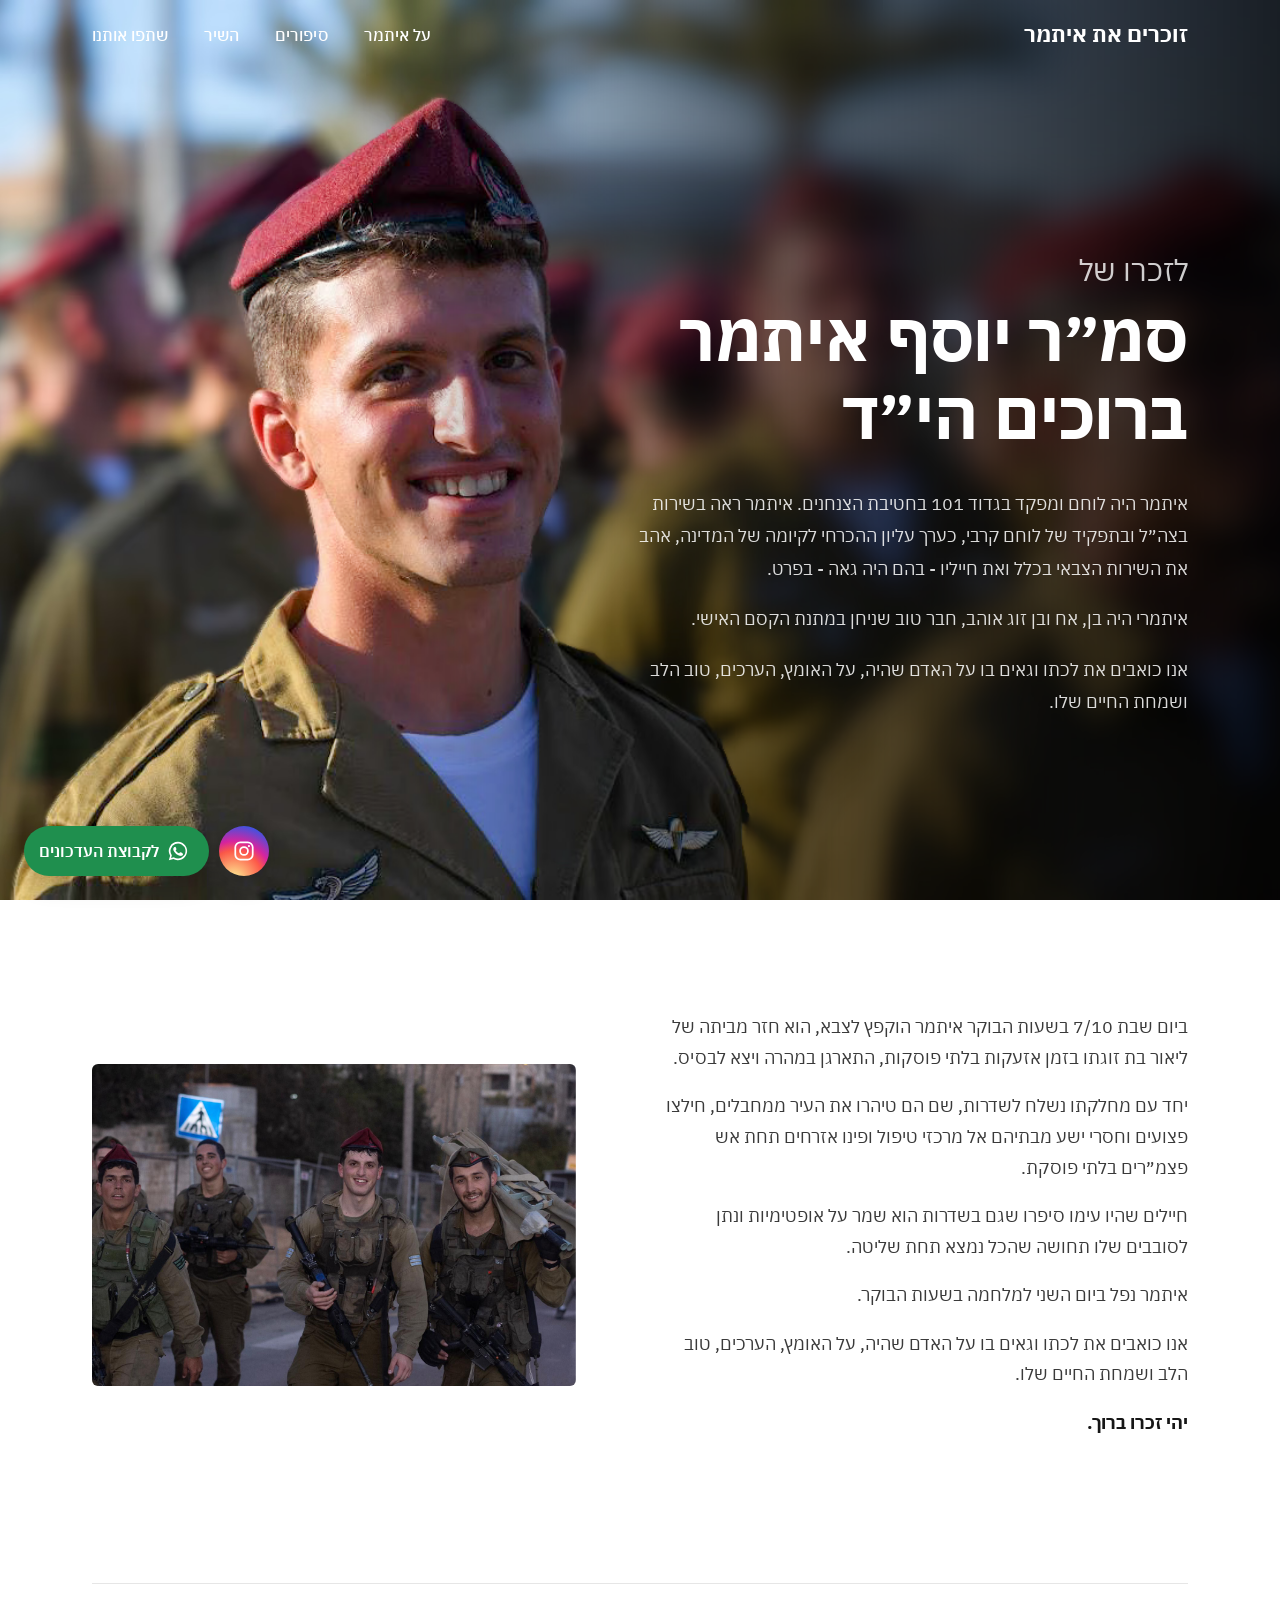
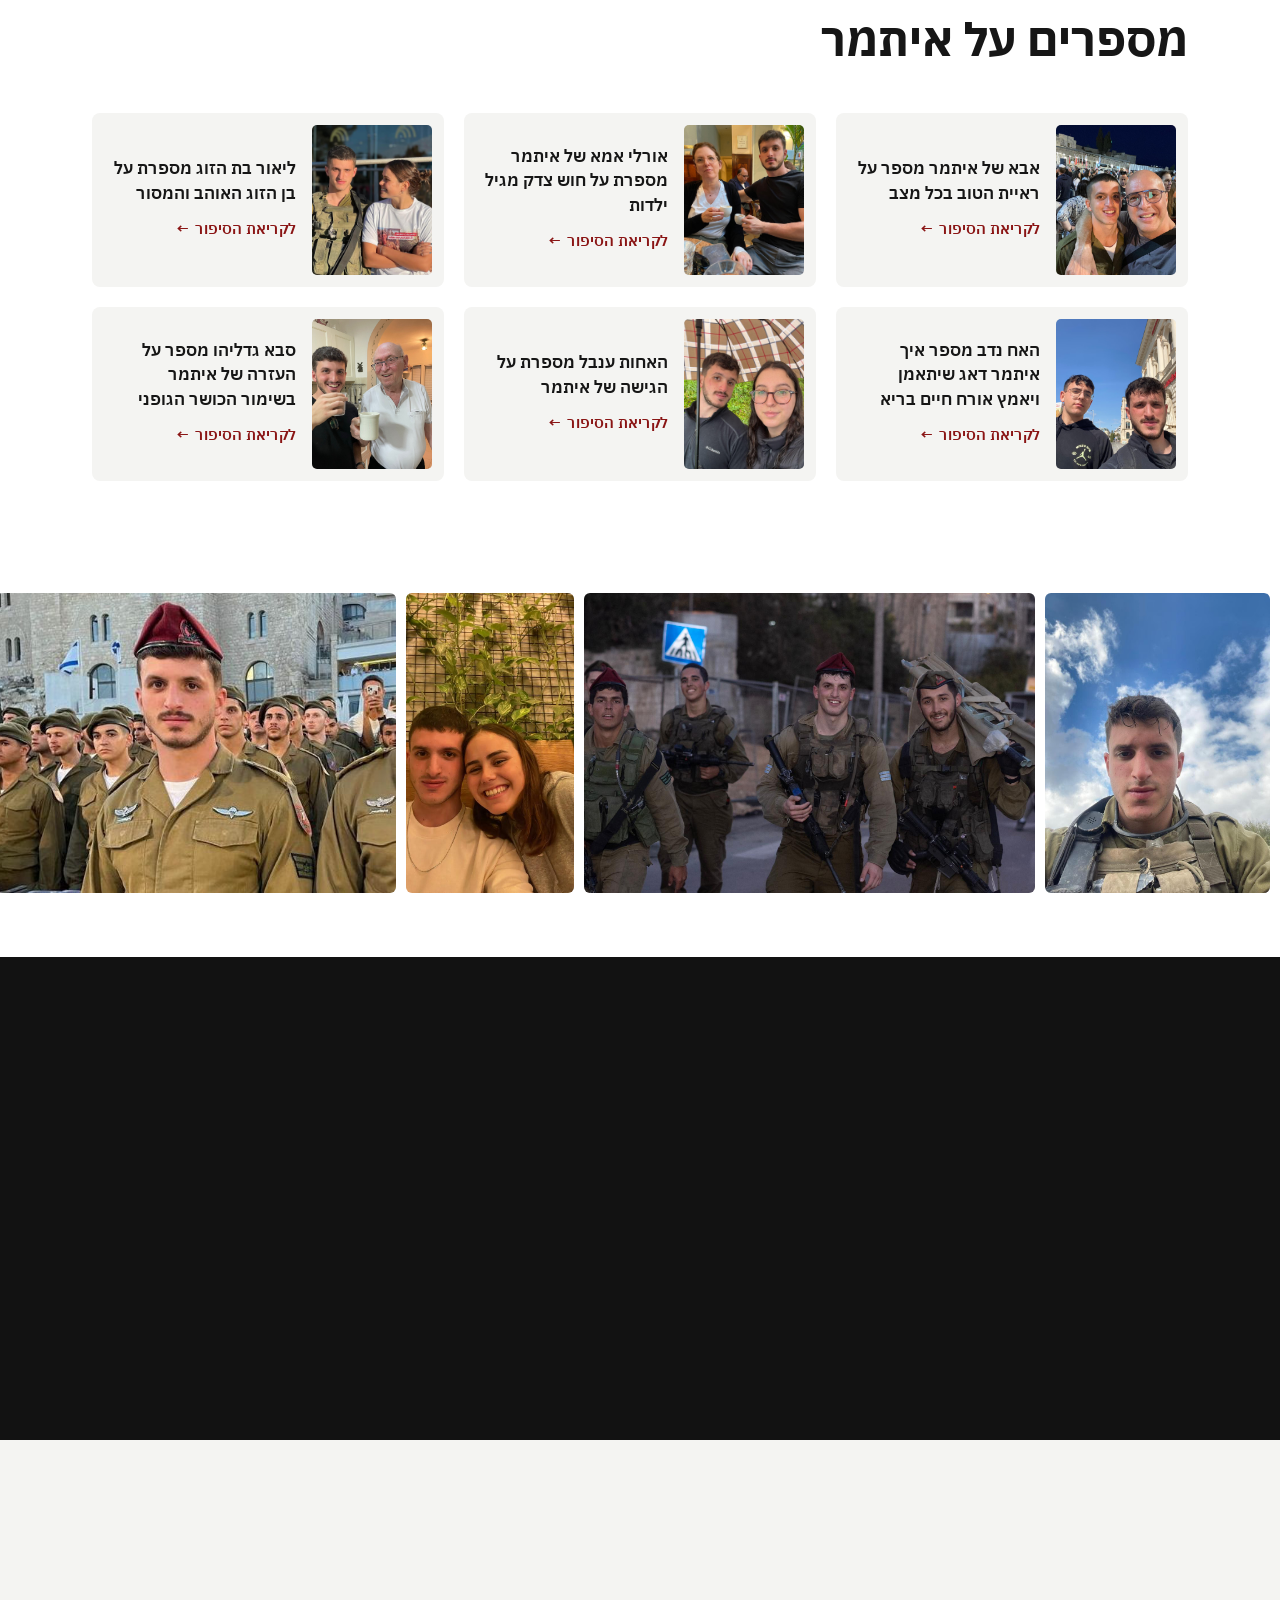
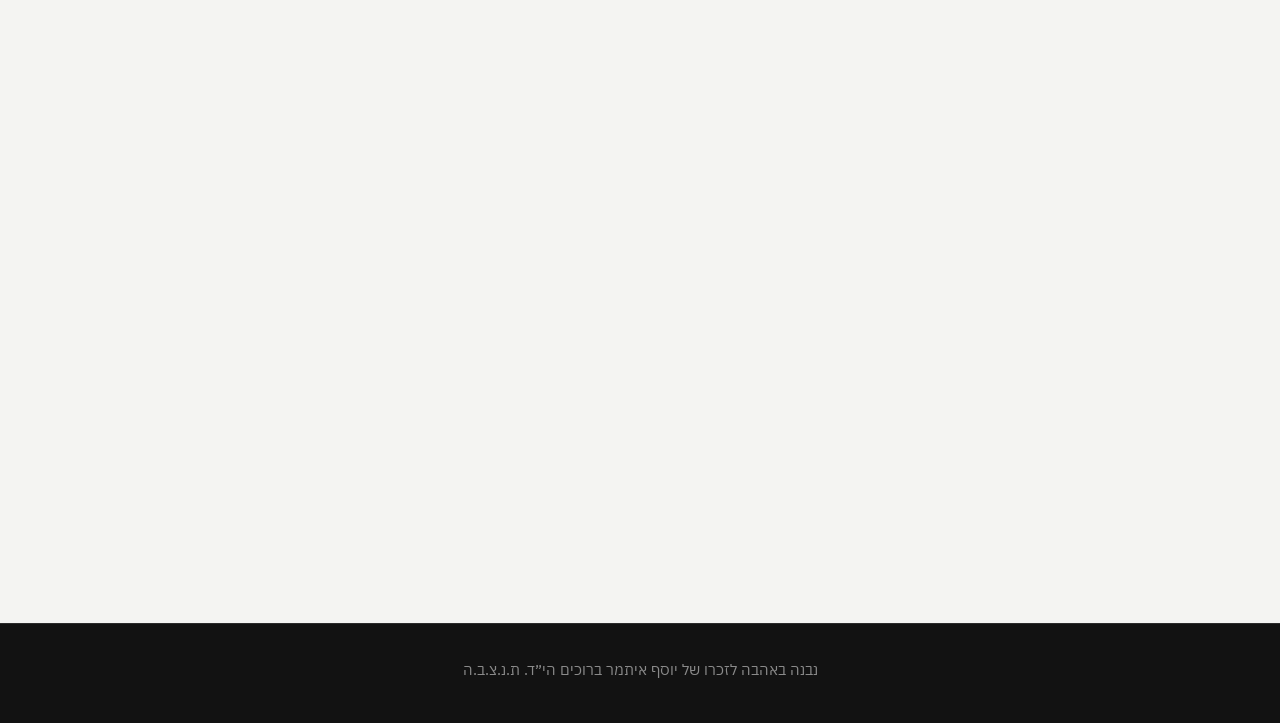
<file: index.html>
<!DOCTYPE html>
<html lang="he" dir="rtl">
<head>
    <meta charset="UTF-8">
    <meta name="viewport" content="width=device-width, initial-scale=1.0, viewport-fit=cover">
    <title>יוסף איתמר ברוכים הי״ד | Remember Itamar</title>
    <meta name="description" content="לזכרו של סמ״ר יוסף איתמר ברוכים הי״ד, לוחם ומפקד בגדוד 101 בחטיבת הצנחנים.">
    <meta name="theme-color" content="#121212">
    <link rel="preconnect" href="https://fonts.googleapis.com">
    <link rel="preconnect" href="https://fonts.gstatic.com" crossorigin>
    <link href="https://fonts.googleapis.com/css2?family=IBM+Plex+Sans+Hebrew:wght@300;400;500;600;700&display=swap" rel="stylesheet">
    <link rel="stylesheet" href="styles.css">
    <script>document.documentElement.className = 'js'; setTimeout(function () { if (!window.siteReady) document.documentElement.classList.remove('js'); }, 2500);</script>
</head>
<body>

    <nav class="nav" id="nav">
        <div class="container nav-inner">
            <a href="#home" class="brand">זוכרים את איתמר</a>
            <button class="menu-btn" id="menu-btn" aria-label="תפריט" aria-expanded="false"><span></span><span></span></button>
            <div class="nav-links" id="nav-links">
                <a href="#about">על איתמר</a>
                <a href="#stories">סיפורים</a>
                <a href="#song">השיר</a>
                <a href="#contact">שתפו אותנו</a>
            </div>
        </div>
    </nav>

    <header id="home" class="hero">
        <div class="hero-media">
            <img src="images/hero.avif" alt="איתמר ברוכים" class="hero-img">
        </div>
        <div class="container hero-content">
            <h1>
                <span class="line"><span class="eyebrow">לזכרו של</span></span>
                <span class="line"><span>סמ״ר יוסף איתמר</span></span>
                <span class="line"><span>ברוכים הי״ד</span></span>
            </h1>
            <div class="hero-text">
                <p>איתמר היה לוחם ומפקד בגדוד 101 בחטיבת הצנחנים. איתמר ראה בשירות בצה״ל ובתפקיד של לוחם קרבי, כערך עליון ההכרחי לקיומה של המדינה, אהב את השירות הצבאי בכלל ואת חייליו - בהם היה גאה - בפרט.</p>
                <p>איתמרי היה בן, אח ובן זוג אוהב, חבר טוב שניחן במתנת הקסם האישי.</p>
                <p>אנו כואבים את לכתו וגאים בו על האדם שהיה, על האומץ, הערכים, טוב הלב ושמחת החיים שלו.</p>
            </div>
        </div>
    </header>

    <section id="about" class="section about">
        <div class="container about-grid">
            <figure class="reveal-img">
                <img src="images/soldiers.avif" alt="איתמר עם חברים לנשק" loading="lazy">
            </figure>
            <div class="about-text reveal">
                <p>ביום שבת 7/10 בשעות הבוקר איתמר הוקפץ לצבא, הוא חזר מביתה של ליאור בת זוגתו בזמן אזעקות בלתי פוסקות, התארגן במהרה ויצא לבסיס.</p>
                <p>יחד עם מחלקתו נשלח לשדרות, שם הם טיהרו את העיר ממחבלים, חילצו פצועים וחסרי ישע מבתיהם אל מרכזי טיפול ופינו אזרחים תחת אש פצמ״רים בלתי פוסקת.</p>
                <p>חיילים שהיו עימו סיפרו שגם בשדרות הוא שמר על אופטימיות ונתן לסובבים שלו תחושה שהכל נמצא תחת שליטה.</p>
                <p>איתמר נפל ביום השני למלחמה בשעות הבוקר.</p>
                <p>אנו כואבים את לכתו וגאים בו על האדם שהיה, על האומץ, הערכים, טוב הלב ושמחת החיים שלו.</p>
                <p><strong>יהי זכרו ברוך.</strong></p>
            </div>
        </div>
    </section>

    <section id="stories" class="section stories">
        <div class="container">
            <h2 class="section-title reveal">מספרים על איתמר</h2>
            <div id="stories-groups"></div>
        </div>
    </section>

    <div class="gallery">
        <div class="marquee">
            <img src="images/carousel-ceremony.avif" alt="טקס">
            <img src="images/carousel-couple.jpg" alt="זוגיות">
            <img src="images/soldiers.avif" alt="עם הצוות">
            <img src="images/carousel-vest.avif" alt="בשטח">
            <img src="images/story-girlfriend-lior.avif" alt="ליאור">
            <img src="images/story-dad-meir.avif" alt="אבא">
            <img src="images/hero.avif" alt="איתמר">
            <img src="images/story-mom-orly.jpg" alt="אמא">
            <img src="images/story-brother-nadav.avif" alt="נדב">
            <img src="images/story-sister-inbal.jpg" alt="ענבל">
            <img src="images/story-granpda-gdalyahu.avif" alt="סבא">

            <img src="images/carousel-ceremony.avif" alt="">
            <img src="images/carousel-couple.jpg" alt="">
            <img src="images/soldiers.avif" alt="">
            <img src="images/carousel-vest.avif" alt="">
            <img src="images/story-girlfriend-lior.avif" alt="">
            <img src="images/story-dad-meir.avif" alt="">
            <img src="images/hero.avif" alt="">
            <img src="images/story-mom-orly.jpg" alt="">
            <img src="images/story-brother-nadav.avif" alt="">
            <img src="images/story-sister-inbal.jpg" alt="">
            <img src="images/story-granpda-gdalyahu.avif" alt="">
        </div>
    </div>

    <section id="song" class="section song">
        <div class="container">
            <div class="song-grid reveal">
                <div class="song-player">
                    <div class="player" id="player">
                        <audio id="audio" src="music/song.mp3" preload="metadata"></audio>
                        <button class="play-btn" id="play-btn" aria-label="נגן את השיר">
                            <svg class="icon-play" viewBox="0 0 24 24"><path d="M8 5v14l11-7z" fill="currentColor"/></svg>
                            <svg class="icon-pause" viewBox="0 0 24 24"><path d="M7 5h3.5v14H7zM13.5 5H17v14h-3.5z" fill="currentColor"/></svg>
                        </button>
                        <div class="player-info">
                            <div class="player-label">כוכב - אביתר בנאי</div>
                            <div class="progress" id="progress"><span id="progress-fill"></span></div>
                            <div class="player-time"><span id="time-current">0:00</span><span id="time-total"></span></div>
                        </div>
                    </div>
                </div>
                <div class="song-story">
                    <p>בוקר אחרי שאיתמר נהרג הסתכלנו בפלייליסט שלו, לא היו בו הרבה שירים, והאצבע לחצה על שיר שלא הכרתי בשם ״כוכב״ בביצוע של אביתר בנאי. ליאור בת הזוג שלו סיפרה שהוא שמע אותו הרבה בתקופה האחרונה וכששמענו את המילים עברה בנו צמרמורת.</p>
                    <p>איתמר רצה להתגייס לקרבי מאז ומתמיד, הצבא עיצב אותו מאוד, במיוחד בתקופה הזו ראינו איך הוא חי כל יום ״כמו טבעת יהלום״, בשמחה, בחדווה, במשמעות גדולה. היה גאה להיות לוחם ומפקד, אהב את החיים, ניצל אותם בצורה הטובה ביותר, היה מאושר, היה בזוגיות מדהימה עם ליאור, מוקף חברים טובים, משפחה אוהבת. עכשיו עבורנו הוא הכוכב היחיד בשמיים, זורם בעורקים, מנצנץ למרחקים וזוהר לעולמים.</p>
                    <div class="song-toggles">
                        <button class="toggle-btn" aria-expanded="false" aria-controls="song-lyrics" data-open="הסתרת המילים" data-closed="למילות השיר">למילות השיר</button>
                    </div>
                    <div class="collapsible" id="song-lyrics">
                        <div>
                            <div class="lyrics">"תן את ימיך
כמו טבעת יהלום
לא עוד עלה רועד
נצנץ למרחקים

אתה הכוכב היחיד בשמיים
ולא כמו שהיה בעבר
היום אתה זוהר
זורם בעורקים
נצנץ למרחקים
בוהק לעולמים"</div>
                            <p class="lyrics-credit">מילים: אסף אמדורסקי</p>
                        </div>
                    </div>
                </div>
            </div>
        </div>
    </section>

    <section id="contact" class="section form-section">
        <div class="container form-wrap">
            <div class="form-head reveal">
                <h2>יש לכם סיפורים על איתמר?</h2>
                <p>נשמח שתשתפו אותנו</p>
            </div>
            <form class="reveal" action="https://formspree.io/f/xzdeavro" method="POST">
                <div class="form-row">
                    <div class="field">
                        <label for="name">שם מלא</label>
                        <input id="name" type="text" name="name" placeholder="שם מלא" autocomplete="name" required>
                    </div>
                    <div class="field">
                        <label for="email">אימייל</label>
                        <input id="email" type="email" name="contact" placeholder="אימייל" autocomplete="email" required>
                    </div>
                </div>
                <div class="field">
                    <label for="message">תוכן ההודעה</label>
                    <textarea id="message" rows="6" name="message" placeholder="תוכן ההודעה" required></textarea>
                </div>
                <button type="submit" class="btn">שליחה</button>
            </form>
        </div>
    </section>

    <div class="floating-links" id="floating-links">
        <a class="float-btn float-instagram" href="https://www.instagram.com/rememberitamar/" target="_blank" rel="noopener" aria-label="עמוד האינסטגרם לזכרו של איתמר">
            <svg viewBox="0 0 24 24" aria-hidden="true"><rect x="2.5" y="2.5" width="19" height="19" rx="5.5" fill="none" stroke="currentColor" stroke-width="1.9"/><circle cx="12" cy="12" r="4.3" fill="none" stroke="currentColor" stroke-width="1.9"/><circle cx="17.4" cy="6.6" r="1.2" fill="currentColor"/></svg>
        </a>
        <a class="float-btn float-whatsapp" aria-label="לקבוצת העדכונים בווטסאפ" href="https://chat.whatsapp.com/GygtuAQmglH5ugLsgziRcv?mode=gi_t" target="_blank" rel="noopener">
            <svg viewBox="0 0 24 24" aria-hidden="true"><path fill="currentColor" d="M12 2a10 10 0 0 0-8.6 15.1L2 22l5-1.3A10 10 0 1 0 12 2zm0 18.2a8.2 8.2 0 0 1-4.2-1.2l-.3-.2-3 .8.8-2.9-.2-.3A8.2 8.2 0 1 1 12 20.2zm4.5-6.1c-.2-.1-1.5-.7-1.7-.8-.2-.1-.4-.1-.6.1l-.8 1c-.1.2-.3.2-.5.1a6.7 6.7 0 0 1-3.3-2.9c-.3-.4.2-.4.7-1.4.1-.2 0-.3 0-.5l-.8-1.8c-.2-.5-.4-.4-.6-.4h-.5a1 1 0 0 0-.7.3 3 3 0 0 0-.9 2.2 5.2 5.2 0 0 0 1.1 2.7 11.8 11.8 0 0 0 4.5 4c1.7.7 2.3.8 3.2.6.5-.1 1.5-.6 1.7-1.2.2-.6.2-1.1.2-1.2-.1-.1-.3-.2-.5-.3z"/></svg>
            <span>לקבוצת העדכונים</span>
        </a>
    </div>

    <footer>
        <div class="container">
            <p>נבנה באהבה לזכרו של יוסף איתמר ברוכים הי״ד. ת.נ.צ.ב.ה</p>
        </div>
    </footer>

    <script src="stories.js"></script>
    <script src="site.js"></script>
</body>
</html>
</file>
<file: styles.css>
/* Mobile-first: base styles are for phones, wider screens are added with min-width queries */

:root {
    --red: #8a1515;
    --red-dark: #6b0f0f;
    --text: #161616;
    --muted: #6b6b6b;
    --line: #e6e6e6;
    --bg: #fff;
    --bg-alt: #f4f4f2;
    --dark: #121212;
    --font: 'IBM Plex Sans Hebrew', 'Rubik', sans-serif;
    --ease: cubic-bezier(0.65, 0, 0.35, 1);
    --ease-out: cubic-bezier(0.16, 1, 0.3, 1);
    --nav-h: 60px;
}

* { margin: 0; padding: 0; box-sizing: border-box; }

html { scroll-behavior: smooth; scroll-padding-top: var(--nav-h); -webkit-text-size-adjust: 100%; }

body {
    font-family: var(--font);
    font-size: 1.05rem;
    line-height: 1.75;
    color: var(--text);
    background: var(--bg);
    -webkit-font-smoothing: antialiased;
    -webkit-tap-highlight-color: transparent;
    overflow-x: hidden;
}

img { max-width: 100%; display: block; }
a { color: inherit; text-decoration: none; }
button { font: inherit; color: inherit; }

.container { width: 100%; max-width: 1160px; margin: 0 auto; padding: 0 20px; }

h1, h2, h3 { font-weight: 700; line-height: 1.15; }
h2 { font-size: 1.85rem; }
h3 { font-size: 1.08rem; line-height: 1.4; font-weight: 600; }
p + p { margin-top: 1em; }

.section { padding: 4rem 0; }
.section-title { border-top: 1px solid var(--line); padding-top: 1.25rem; margin-bottom: 2rem; }

/* Nav */
.nav {
    position: fixed; top: 0; left: 0; right: 0; z-index: 100;
    height: var(--nav-h); display: flex; align-items: center; color: #fff;
    transition: background-color 0.4s, color 0.4s, box-shadow 0.4s;
}
.nav.is-solid { background: rgba(255, 255, 255, 0.97); color: var(--text); box-shadow: 0 1px 0 var(--line); }
.nav-inner { display: flex; align-items: center; justify-content: space-between; }
.brand { font-size: 1.2rem; font-weight: 700; transition: color 0.4s; }
.nav.is-solid .brand { color: var(--red); }

.menu-btn { display: block; width: 44px; height: 44px; margin-left: -10px; background: none; border: 0; cursor: pointer; position: relative; }
.menu-btn span { position: absolute; left: 11px; right: 11px; height: 2px; background: currentColor; transition: transform 0.35s var(--ease); }
.menu-btn span:first-child { top: 17px; }
.menu-btn span:last-child { top: 26px; }
.menu-open .menu-btn span:first-child { transform: translateY(4.5px) rotate(45deg); }
.menu-open .menu-btn span:last-child { transform: translateY(-4.5px) rotate(-45deg); }

.nav-links {
    position: absolute; top: var(--nav-h); left: 0; right: 0;
    display: flex; flex-direction: column; padding: 0 20px 12px;
    background: #fff; color: var(--text); box-shadow: 0 12px 24px rgba(0, 0, 0, 0.08);
    clip-path: inset(0 0 100% 0); transition: clip-path 0.45s var(--ease);
}
.menu-open .nav-links { clip-path: inset(0 0 -40px 0); }
.nav-links a { padding: 14px 0; border-top: 1px solid var(--line); font-size: 1.12rem; font-weight: 500; }

/* Hero */
.hero { position: relative; background: var(--dark); color: #fff; overflow: hidden; }
.hero-media { position: relative; height: 62vh; height: 62svh; min-height: 380px; overflow: hidden; }
.hero-img {
    width: 100%; height: 100%; object-fit: cover; object-position: 32% 20%;
    animation: hero-zoom 2.8s var(--ease-out) both;
}
.hero-media::after {
    content: ''; position: absolute; inset: 0;
    background: linear-gradient(to top, var(--dark) 0%, rgba(18, 18, 18, 0.6) 30%, rgba(18, 18, 18, 0) 60%, rgba(18, 18, 18, 0.35) 100%);
}
.hero-content { position: relative; z-index: 1; margin-top: -6.5rem; padding-bottom: 3.5rem; }
.hero h1 { font-size: 2.35rem; line-height: 1.1; margin-bottom: 1.5rem; }
.hero h1 .line { display: block; overflow: hidden; padding-bottom: 0.06em; }
.hero h1 .line > span { display: block; animation: line-up 1.2s var(--ease-out) both; }
.hero h1 .line:nth-child(1) > span { animation-delay: 0.3s; }
.hero h1 .line:nth-child(2) > span { animation-delay: 0.42s; }
.hero h1 .line:nth-child(3) > span { animation-delay: 0.54s; }
.hero h1 .eyebrow { font-size: 0.45em; font-weight: 400; opacity: 0.8; margin-bottom: 0.3em; }
.hero-text { color: rgba(255, 255, 255, 0.85); font-size: 1rem; line-height: 1.75; animation: fade-in 1.2s 0.9s var(--ease-out) both; }

@keyframes hero-zoom { from { transform: scale(1.08); } to { transform: scale(1); } }
@keyframes line-up { from { transform: translateY(105%); } to { transform: none; } }
@keyframes fade-in { from { opacity: 0; transform: translateY(12px); } to { opacity: 1; transform: none; } }

/* About */
.about-grid { display: grid; gap: 2rem; }
.about-grid figure { overflow: hidden; border-radius: 6px; }
.about-grid figure img { width: 100%; }
.about-text { color: #3a3a3a; }
.about-text strong { color: var(--text); }

/* Stories */
.stories { padding-top: 1rem; }
.story-group + .story-group { margin-top: 2.75rem; }
.story-group-title { font-size: 1.2rem; font-weight: 600; margin-bottom: 1rem; }
.story-group-title span { color: var(--muted); font-weight: 400; font-size: 0.95rem; margin-right: 4px; }
.story-list { display: grid; gap: 12px; }
.story-item.is-hidden { display: none; }
.story-item a {
    display: grid; grid-template-columns: 104px 1fr; gap: 16px; align-items: center;
    padding: 10px; padding-left: 16px; border-radius: 8px; background: var(--bg-alt);
    transition: background-color 0.3s;
}
.story-item figure { aspect-ratio: 4 / 5; overflow: hidden; border-radius: 5px; background: #e2e2de; }
.story-item img { width: 100%; height: 100%; object-fit: cover; object-position: center 25%; transition: transform 1s var(--ease-out); }
.story-item h3 { margin-bottom: 0.5rem; }
.read-more { display: inline-flex; gap: 6px; color: var(--red); font-weight: 600; font-size: 0.92rem; }
.read-more i { font-style: normal; transition: transform 0.4s var(--ease-out); }
.story-item a:active { background: #ebebe7; }

.stories-more {
    display: block; width: 100%; margin-top: 14px; padding: 13px 20px; cursor: pointer;
    background: none; border: 1px solid var(--text); border-radius: 6px; font-weight: 600;
    transition: background-color 0.3s, color 0.3s;
}
.stories-more[hidden] { display: none; }
.stories-more.is-leaving { opacity: 0; transform: translateY(8px); transition: opacity 0.4s var(--ease-out), transform 0.4s var(--ease-out); pointer-events: none; }

/* Photo strip */
.gallery { padding-bottom: 4rem; overflow: hidden; direction: ltr; }
.marquee { display: flex; gap: 10px; width: max-content; will-change: transform; }
.marquee img { height: 200px; width: auto; border-radius: 6px; }

/* Form */
.form-section { background: var(--bg-alt); }
.form-wrap { max-width: 680px; }
.form-head { text-align: center; margin-bottom: 2rem; }
.form-head h2 { font-size: 1.6rem; line-height: 1.3; }
.form-head p { margin-top: 0.4rem; color: var(--muted); font-size: 1.1rem; }
.form-row { display: grid; }
.field { margin-bottom: 18px; }
.field label { display: block; font-weight: 600; font-size: 0.95rem; margin-bottom: 6px; }
.field input, .field textarea {
    width: 100%; padding: 14px 16px; font: inherit; font-size: 1rem; color: var(--text);
    background: #fff; border: 1px solid #d6d6d2; border-radius: 6px; -webkit-appearance: none;
    transition: border-color 0.25s, box-shadow 0.25s;
}
.field textarea { resize: vertical; }
.field input:focus, .field textarea:focus { outline: none; border-color: var(--text); box-shadow: 0 0 0 3px rgba(22, 22, 22, 0.08); }
.btn {
    display: block; width: 100%; padding: 15px 24px; border: 0; border-radius: 6px; cursor: pointer;
    background: var(--red); color: #fff; font-weight: 600; font-size: 1.1rem;
    transition: background-color 0.3s;
}
.btn:hover { background: var(--red-dark); }

/* Song */
.song { background: var(--dark); color: #c9c9c9; padding: 3.25rem 0; }
.song .section-title { border-color: #2c2c2c; color: #fff; margin-bottom: 1.5rem; }
.song-grid { display: grid; gap: 1.5rem; }
.player { display: flex; align-items: center; gap: 16px; padding: 14px; border-radius: 10px; background: #1d1d1d; }
.play-btn {
    flex-shrink: 0; width: 54px; height: 54px; border-radius: 50%; border: 0; cursor: pointer;
    background: var(--red); color: #fff; display: grid; place-items: center;
    transition: transform 0.3s var(--ease-out), background-color 0.3s;
}
.play-btn:active { transform: scale(0.95); }
.play-btn svg { width: 22px; height: 22px; }
.play-btn .icon-pause, .is-playing .play-btn .icon-play { display: none; }
.is-playing .play-btn .icon-pause { display: block; }
.player-info { flex: 1; }
.player-label { color: #fff; font-weight: 600; }
.progress { position: relative; height: 3px; background: #383838; margin: 10px 0 6px; cursor: pointer; direction: ltr; }
.progress::before { content: ''; position: absolute; inset: -10px 0; }
.progress span { position: absolute; top: 0; bottom: 0; left: 0; width: 0; background: #fff; }
.player-time { display: flex; justify-content: space-between; font-size: 0.82rem; color: #888; font-variant-numeric: tabular-nums; direction: ltr; }

.song-story { font-size: 1rem; }
.collapsible { display: grid; grid-template-rows: 0fr; transition: grid-template-rows 0.6s var(--ease); }
.collapsible > div { overflow: hidden; }
.collapsible.is-open { grid-template-rows: 1fr; }
.song-toggles { display: flex; flex-wrap: wrap; gap: 8px; margin-top: 1.25rem; }
.toggle-btn {
    display: inline-flex; align-items: center; gap: 8px; padding: 8px 16px; cursor: pointer;
    background: none; border: 1px solid #3a3a3a; border-radius: 999px; color: #fff; font-size: 0.92rem; font-weight: 500;
    transition: border-color 0.3s, background-color 0.3s;
}
.toggle-btn::after { content: '+'; font-size: 1.1em; line-height: 1; transition: transform 0.4s var(--ease-out); }
.toggle-btn[aria-expanded="true"]::after { transform: rotate(45deg); }
.lyrics { padding-top: 1.5rem; font-size: 1.12rem; font-weight: 500; line-height: 1.9; color: #fff; white-space: pre-line; }
.lyrics-credit { color: #888; font-size: 0.9rem; margin-top: 0.75rem; }

/* Floating Instagram + WhatsApp buttons */
.floating-links {
    position: fixed; z-index: 90; left: 14px; bottom: calc(14px + env(safe-area-inset-bottom));
    display: flex; align-items: center; gap: 8px;
    opacity: 0; visibility: hidden; transform: translateY(20px);
    transition: opacity 0.5s var(--ease-out), transform 0.5s var(--ease-out), visibility 0.5s;
}
.floating-links.is-shown { opacity: 1; visibility: visible; transform: none; }
.float-btn {
    display: inline-flex; align-items: center; justify-content: center; gap: 8px; height: 46px;
    border-radius: 999px; color: #fff; font-weight: 600; font-size: 0.92rem;
    box-shadow: 0 8px 24px rgba(0, 0, 0, 0.2); transition: filter 0.3s, transform 0.3s var(--ease-out);
}
.float-btn svg { width: 22px; height: 22px; flex-shrink: 0; }
.float-btn:active { transform: scale(0.96); }
.float-instagram { width: 46px; background: radial-gradient(circle at 30% 107%, #fdf497 0%, #fd5949 45%, #d6249f 60%, #285aeb 90%); }
.float-whatsapp { padding: 0 12px; gap: 0; background: #1f8f4e; overflow: hidden; transition: padding 0.7s var(--ease), gap 0.7s var(--ease), filter 0.3s, transform 0.3s var(--ease-out); }
.float-whatsapp span { max-width: 0; opacity: 0; white-space: nowrap; transition: max-width 0.7s var(--ease), opacity 0.4s; }
.float-whatsapp.is-expanded { padding: 0 18px 0 13px; gap: 8px; }
.float-whatsapp.is-expanded span { max-width: 200px; opacity: 1; transition: max-width 0.7s var(--ease), opacity 0.5s 0.25s; }

footer { background: var(--dark); color: #8a8a8a; padding: 2rem 0 6rem; text-align: center; font-size: 0.95rem; border-top: 1px solid #2c2c2c; }

/* Scroll animations */
.js .reveal { opacity: 0; transform: translateY(28px); transition: opacity 1.1s var(--ease-out), transform 1.1s var(--ease-out); transition-delay: var(--delay, 0s); }
.js .reveal.is-visible { opacity: 1; transform: none; }
.js .reveal-img { clip-path: inset(0 0 100% 0); transition: clip-path 1.4s var(--ease); }
.js .reveal-img img { transform: scale(1.15); transition: transform 1.8s var(--ease-out); }
.js .reveal-img.is-visible { clip-path: inset(0); }
.js .reveal-img.is-visible img { transform: none; }

/* Story page */
.story-page { padding: calc(var(--nav-h) + 1.75rem) 0 3rem; }
.back-link { display: inline-flex; gap: 8px; color: var(--muted); font-weight: 500; margin-bottom: 1.25rem; }
.back-link i { font-style: normal; transition: transform 0.4s var(--ease-out); }
.story-page h1 { font-size: 1.75rem; margin-bottom: 1.75rem; }
.story-layout { display: grid; gap: 2rem; }
.story-photo { order: -1; overflow: hidden; border-radius: 6px; }
.story-photo img { width: 100%; max-height: 70vh; object-fit: cover; }
.story-body { font-size: 1.08rem; line-height: 1.95; white-space: pre-line; }
.story-body p + p { margin-top: 1.3em; }

.more-stories { margin-top: 3.5rem; }
.more-stories .section-title { font-size: 1.4rem; margin-bottom: 1.5rem; }
.more-grid { display: grid; grid-template-columns: repeat(2, 1fr); gap: 1.5rem 12px; }
.mini-card figure { aspect-ratio: 4 / 5; overflow: hidden; border-radius: 6px; margin-bottom: 0.6rem; background: var(--bg-alt); }
.mini-card img { width: 100%; height: 100%; object-fit: cover; object-position: center 25%; transition: transform 1s var(--ease-out); }
.mini-card h3 { font-size: 0.95rem; }

/* ---------- Tablet ---------- */
@media (min-width: 700px) {
    body { font-size: 1.1rem; }
    .container { padding: 0 32px; }
    .section { padding: 5.5rem 0; }
    h2 { font-size: 2.4rem; }

    .hero-media { height: 68vh; }
    .hero h1 { font-size: 3.4rem; }
    .hero-text { max-width: 600px; font-size: 1.1rem; }

    .story-list { grid-template-columns: repeat(2, 1fr); gap: 16px; }
    .stories-more { width: auto; margin: 1.5rem auto 0; padding: 12px 36px; }

    .marquee img { height: 260px; }
    .form-row { grid-template-columns: 1fr 1fr; gap: 18px; }
    .btn { display: block; width: auto; margin: 0 auto; padding: 15px 56px; }

    .story-page h1 { font-size: 2.4rem; }
    .more-grid { grid-template-columns: repeat(3, 1fr); }
}

/* ---------- Desktop ---------- */
@media (min-width: 1000px) {
    :root { --nav-h: 70px; }
    .section { padding: 7rem 0; }
    h2 { font-size: 2.9rem; }
    .section-title { padding-top: 1.75rem; margin-bottom: 3rem; }

    .menu-btn { display: none; }
    .brand { font-size: 1.35rem; }
    .nav-links {
        position: static; flex-direction: row; gap: 2.25rem; padding: 0;
        background: none; color: inherit; box-shadow: none; clip-path: none; transition: none;
    }
    .nav-links a { position: relative; padding: 4px 0; border: 0; font-size: 1.02rem; }
    .nav-links a::after {
        content: ''; position: absolute; right: 0; bottom: 0; width: 100%; height: 2px;
        background: currentColor; transform: scaleX(0); transform-origin: right; transition: transform 0.4s var(--ease);
    }
    .nav-links a:hover::after { transform: scaleX(1); }

    .hero { display: flex; align-items: center; min-height: 100vh; min-height: 100svh; }
    .hero-media { position: absolute; inset: 0; height: auto; }
    .hero-img { object-position: 30% 25%; }
    .hero-media::after {
        background: linear-gradient(to left, rgba(0, 0, 0, 0.85) 0%, rgba(0, 0, 0, 0.55) 40%, rgba(0, 0, 0, 0) 72%);
    }
    .hero-content { margin-top: 0; padding-top: var(--nav-h); padding-bottom: 0; }
    .hero h1 { font-size: 4.2rem; margin-bottom: 2rem; }
    .hero-text { max-width: 560px; font-size: 1.15rem; }

    .about-grid { grid-template-columns: 1.1fr 1fr; gap: 5rem; align-items: center; }
    .about-grid figure { order: 2; }
    .stories { padding-top: 2rem; }

    .story-list { grid-template-columns: repeat(3, 1fr); gap: 20px; }
    .story-item a { grid-template-columns: 120px 1fr; padding: 12px; padding-left: 18px; }
    .story-item a:hover { background: #ebebe7; }
    .story-item a:hover img { transform: scale(1.06); }
    .story-item a:hover .read-more i { transform: translateX(-5px); }
    .stories-more:hover { background: var(--text); color: #fff; }

    .marquee img { height: 300px; }

    .form-head { margin-bottom: 2.75rem; }
    .form-head h2 { font-size: 2.3rem; }
    .form-head p { font-size: 1.2rem; }

    .song { padding: 5rem 0; }
    .song .section-title { margin-bottom: 2.25rem; }
    .song-grid { grid-template-columns: 380px 1fr; gap: 4rem; align-items: start; }
    .song-story { font-size: 1.08rem; max-width: 620px; }
    .play-btn:hover { transform: scale(1.07); background: #a01b1b; }
    .toggle-btn:hover { border-color: #fff; }
    .lyrics { font-size: 1.2rem; }

    .floating-links { left: 24px; bottom: 24px; gap: 10px; }
    .float-btn { height: 50px; font-size: 1rem; }
    .float-instagram { width: 50px; }
    .float-whatsapp { padding: 0 14px; }
    .float-whatsapp.is-expanded { padding: 0 20px 0 15px; }
    .float-btn:hover { filter: brightness(1.08); transform: translateY(-2px); }

    footer { padding-bottom: 2.5rem; }

    .story-page { padding-top: calc(var(--nav-h) + 3.5rem); }
    .back-link:hover { color: var(--red); }
    .back-link:hover i { transform: translateX(4px); }
    .story-page h1 { font-size: 3rem; max-width: 860px; margin-bottom: 3rem; }
    .story-layout { grid-template-columns: 1fr 400px; gap: 5rem; align-items: start; }
    .story-photo { order: 0; position: sticky; top: calc(var(--nav-h) + 30px); }
    .story-photo img { max-height: none; }
    .story-body { font-size: 1.2rem; max-width: 680px; }
    .more-grid { grid-template-columns: repeat(5, 1fr); gap: 1.5rem; }
    .mini-card:hover img { transform: scale(1.05); }
    .mini-card h3 { font-size: 1rem; }
}

@media (prefers-reduced-motion: reduce) {
    html { scroll-behavior: auto; }
    *, *::before, *::after { animation: none !important; transition: none !important; }
    .js .reveal, .js .reveal-img { opacity: 1; transform: none; clip-path: none; }
    .js .reveal-img img { transform: none; }
    .gallery { overflow-x: auto; }
}
</file>
